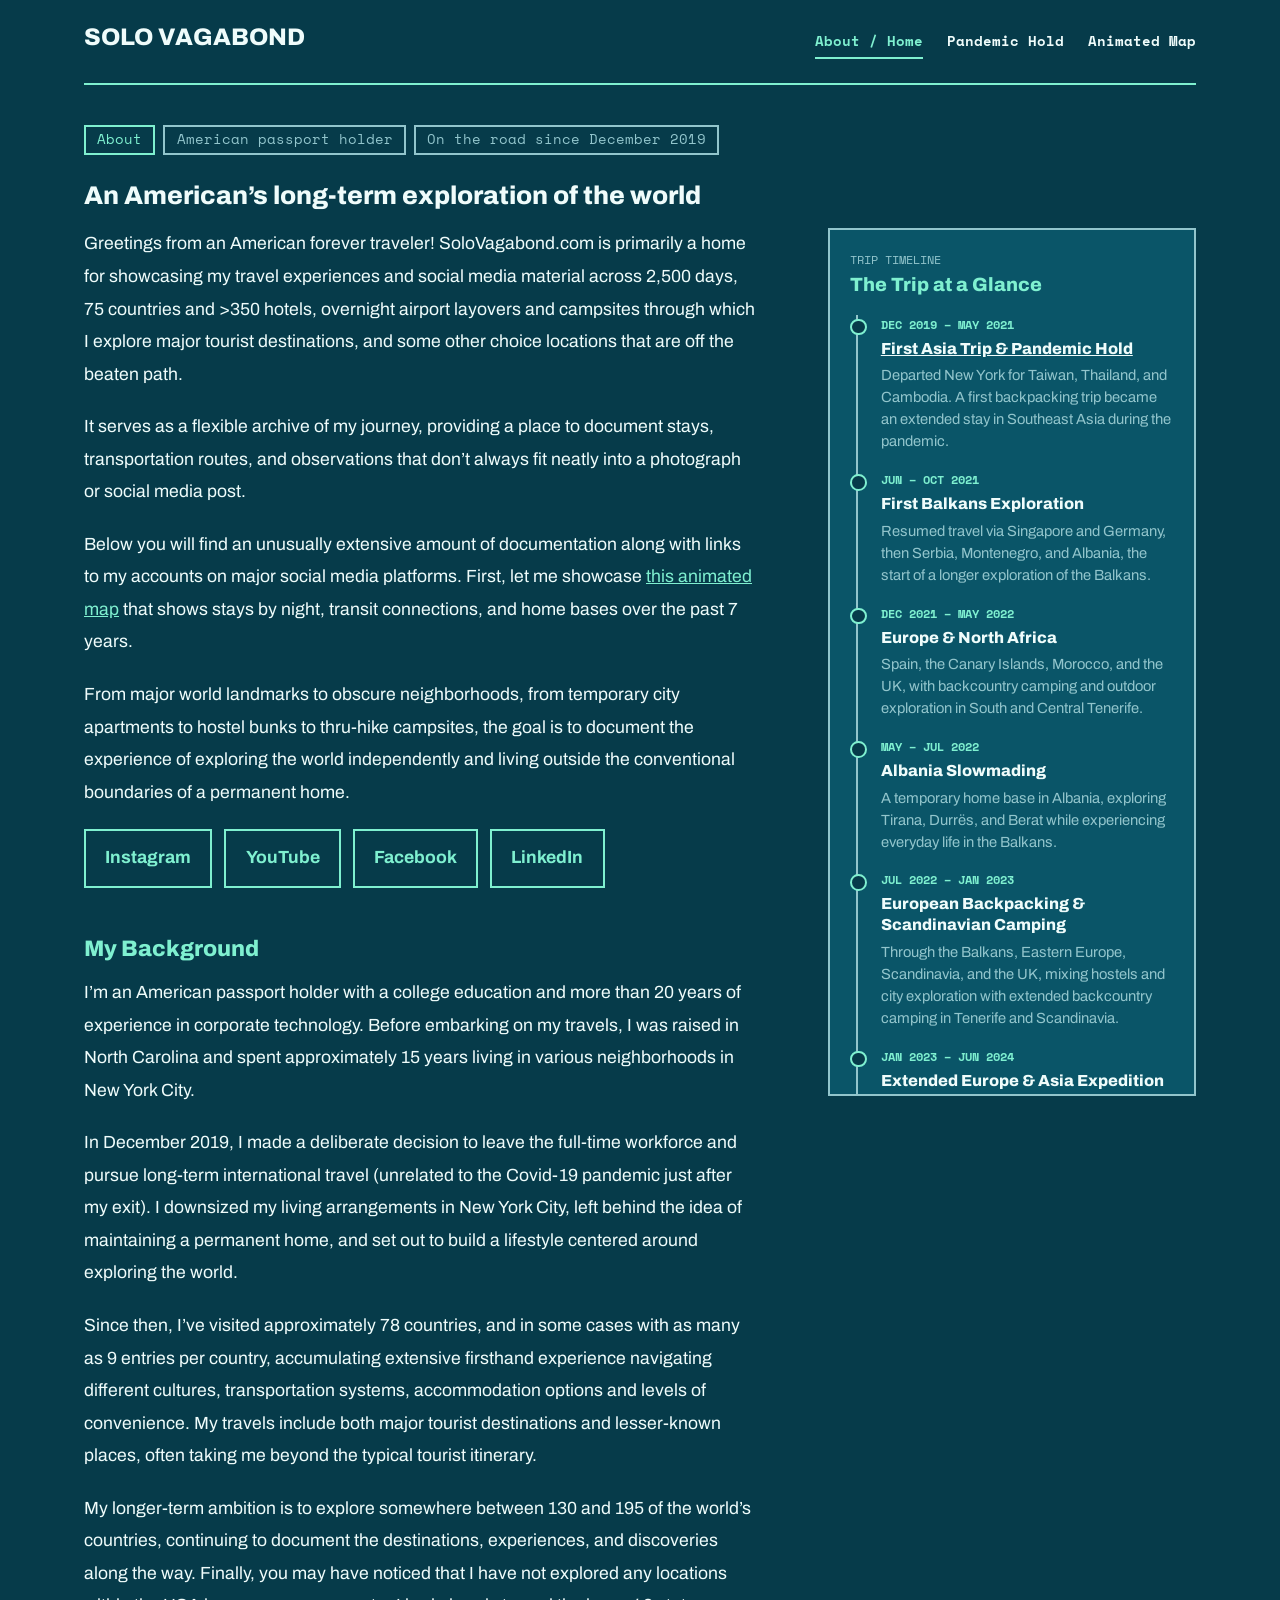
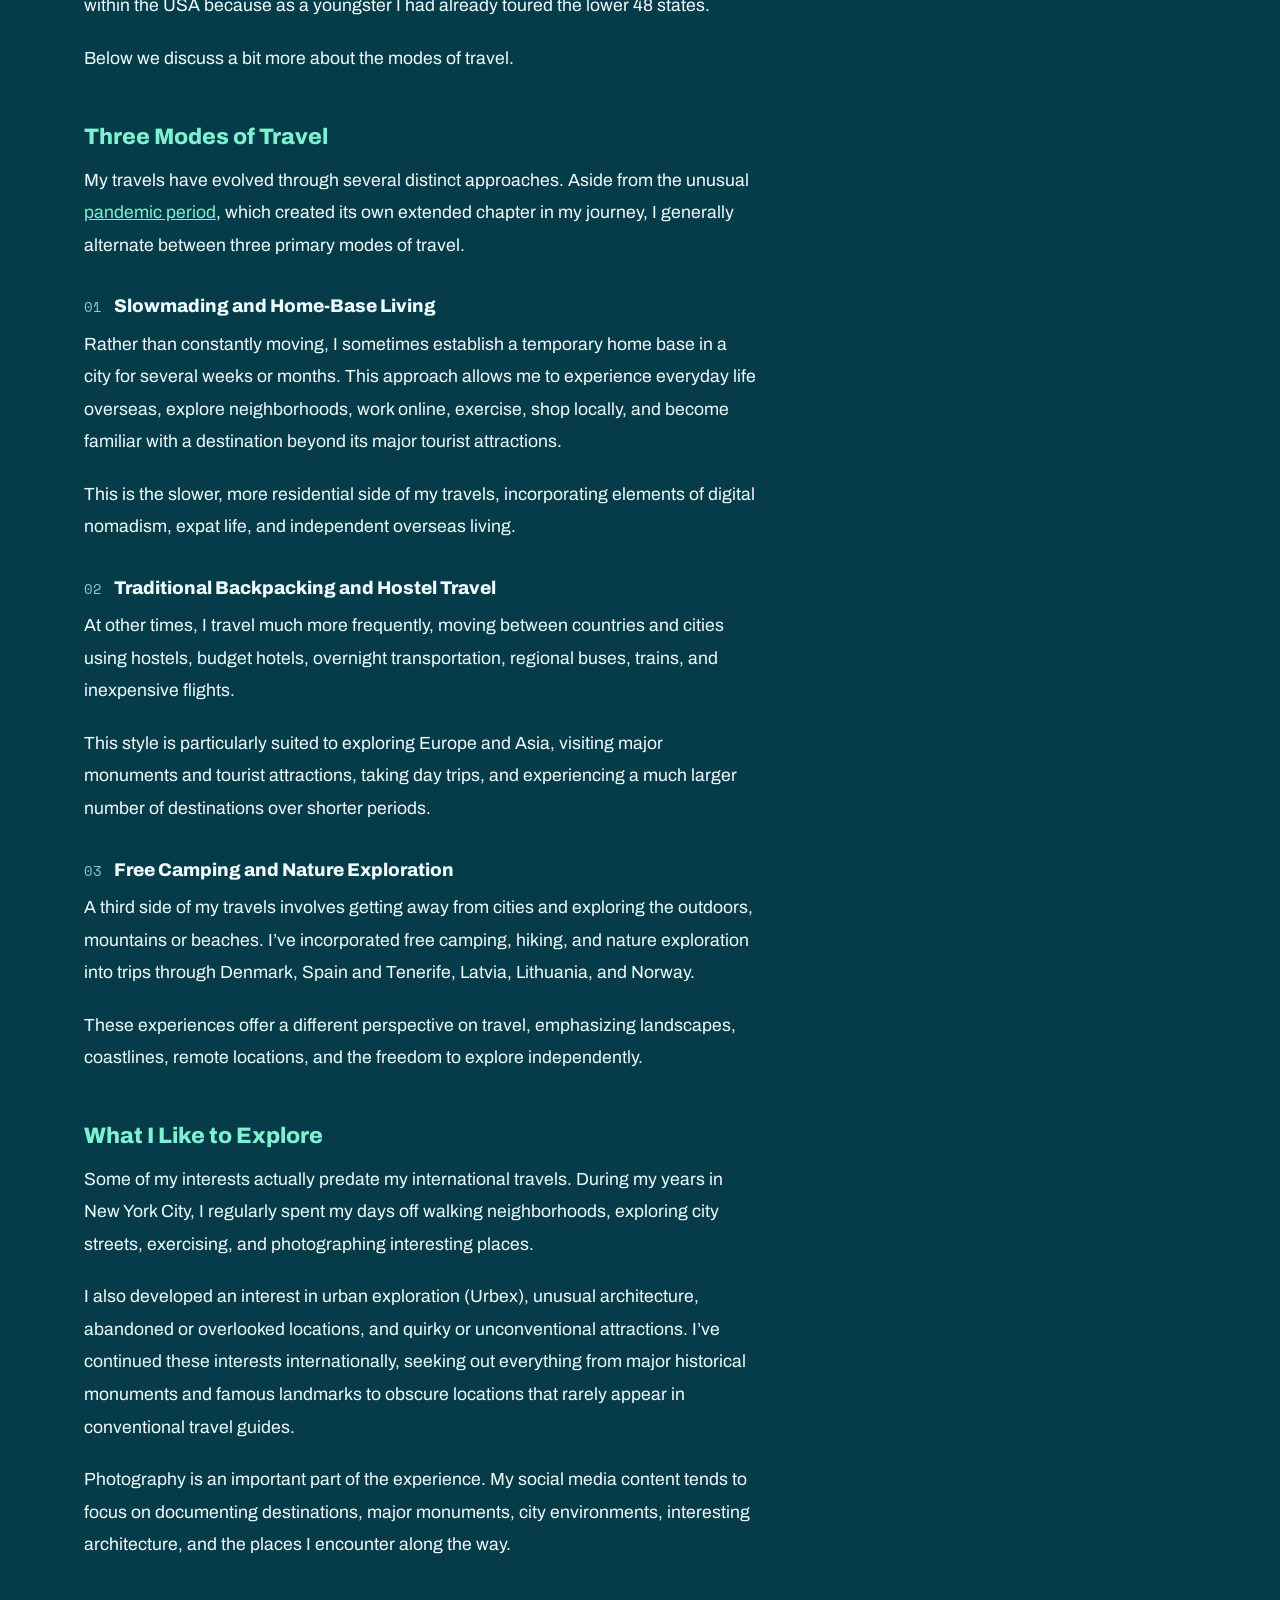
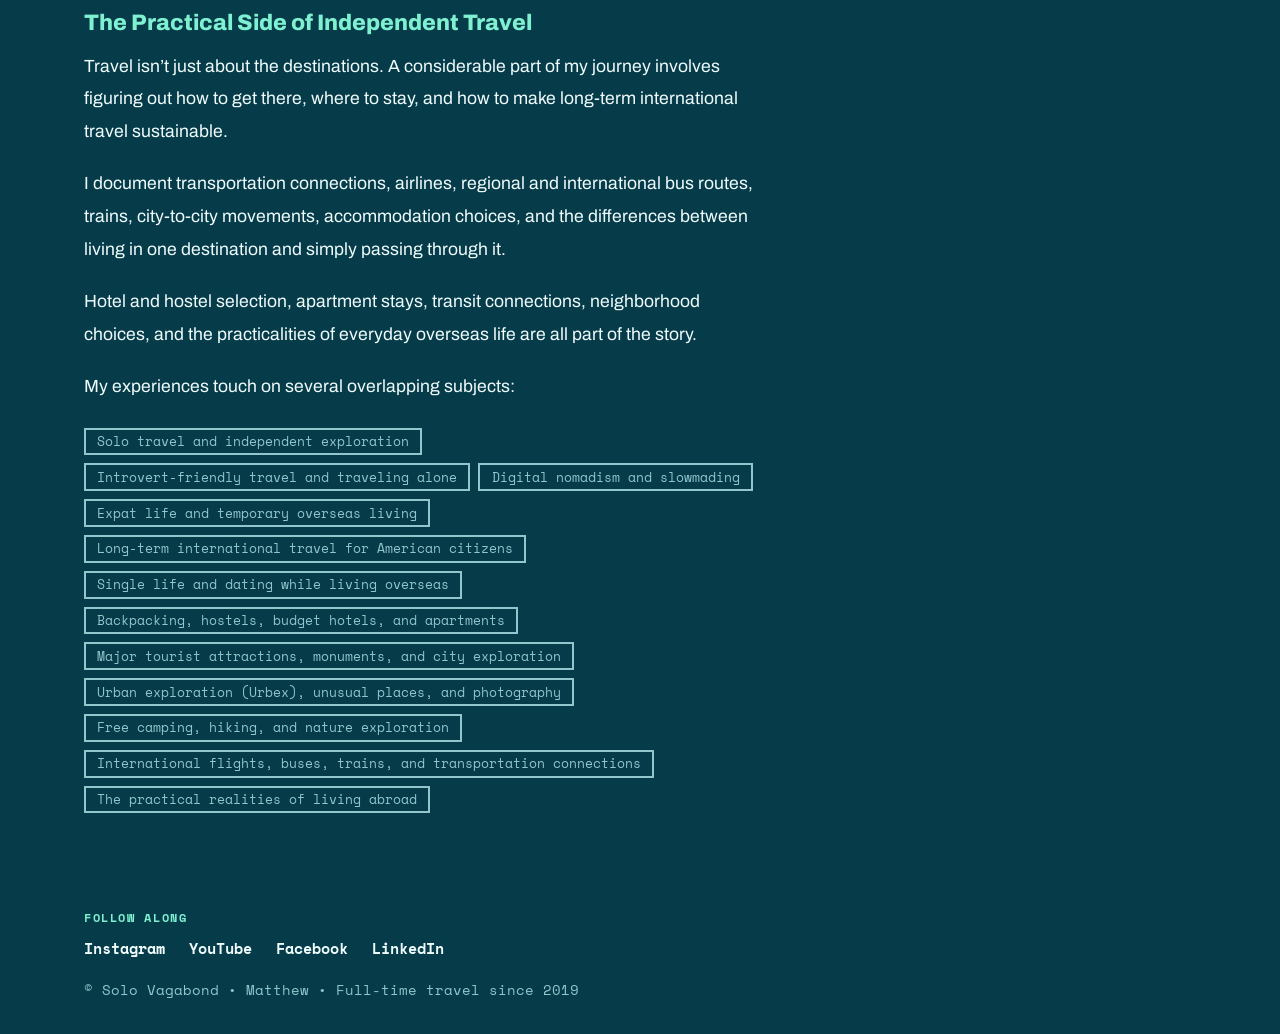
<file: index.html>
<!DOCTYPE html>
<html lang="en">
<head>
<meta charset="utf-8">
<!-- Google tag (gtag.js) -->
<script async src="https://www.googletagmanager.com/gtag/js?id=G-X4TVKK7ETW"></script>
<script>
  window.dataLayer = window.dataLayer || [];
  function gtag(){dataLayer.push(arguments);}
  gtag('js', new Date());

  gtag('config', 'G-X4TVKK7ETW');
</script>

<meta name="viewport" content="width=device-width, initial-scale=1">
<title>Solo Vagabond | An American’s Long-Term Exploration of the World</title>
<meta name="description" content="An American’s long-term exploration of the world: slowmading, backpacking and free camping across roughly 75 countries since December 2019.">
<link rel="preconnect" href="https://fonts.googleapis.com">
<link rel="preconnect" href="https://fonts.gstatic.com" crossorigin>
<link href="https://fonts.googleapis.com/css2?family=Space+Mono:wght@400;700&family=Archivo:wght@400;600;800&display=swap" rel="stylesheet">
<link rel="stylesheet" href="style.css">
<style>
.wrap.wide{max-width:72rem}
h1.sub{margin:1.5rem 0 1rem;max-width:none}
ul.links{list-style:none;display:flex;flex-wrap:wrap;gap:.75rem;padding:0;margin:1rem 0 0}
ul.links .btn{margin-top:0}
ul.links{margin-bottom:2rem}
.layout{grid-template-columns:minmax(0,1fr) 23rem}
.aside{max-height:calc(100vh - 2rem);overflow-y:auto}
.tl p.t{font:800 1rem/1.3 Archivo,Arial,sans-serif;color:var(--text);margin:.3rem 0 0}
.tl p.t a{color:var(--text)}
.tl p.t+p{margin-top:.3rem;color:var(--dim)}
@media(max-width:60rem){.layout{grid-template-columns:1fr}.aside{max-height:none;overflow:visible}}
.article h3{font:800 1.15rem/1.35 Archivo,Arial,sans-serif;color:var(--text);margin:2rem 0 .6rem}
ul.tags{list-style:none;padding:0;margin:1.5rem 0 2rem}
.article .tags .tag{font:400 .8rem "Space Mono",monospace}
</style>
</head>
<body><div class="wrap wide">
<header><a class="brand" href="index.html">SOLO VAGABOND</a><nav class="menu" aria-label="Main"><a href="index.html" aria-current="page">About / Home</a><a href="pandemic-hold.html">Pandemic Hold</a><a href="world-map.html">Animated Map</a></nav></header>
<main>
<div class="tags"><span class="tag hot">About</span><span class="tag">American passport holder</span><span class="tag">On the road since December 2019</span></div>
<h1 class="sub">An American’s long-term exploration of the world</h1>

<div class="layout">
<article class="article">
<p>Greetings from an American forever traveler! SoloVagabond.com is primarily a home for showcasing my travel experiences and social media material across 2,500 days, 75 countries and &gt;350 hotels, overnight airport layovers and campsites through which I explore major tourist destinations, and some other choice locations that are off the beaten path.</p>
<p>It serves as a flexible archive of my journey, providing a place to document stays, transportation routes, and observations that don’t always fit neatly into a photograph or social media post.</p>
<p>Below you will find an unusually extensive amount of documentation along with links to my accounts on major social media platforms. First, let me showcase <a href="world-map.html">this animated map</a> that shows stays by night, transit connections, and home bases over the past 7 years.</p>
<p>From major world landmarks to obscure neighborhoods, from temporary city apartments to hostel bunks to thru-hike campsites, the goal is to document the experience of exploring the world independently and living outside the conventional boundaries of a permanent home.</p>
<ul class="links">
<li><a class="btn" href="https://www.instagram.com/solovagabondtravel" target="_blank" rel="noopener noreferrer">Instagram</a></li>
<li><a class="btn" href="https://www.youtube.com/channel/UCawjqH9xOU6PmCKFAf3QFOA" target="_blank" rel="noopener noreferrer">YouTube</a></li>
<li><a class="btn" href="https://www.facebook.com/matthewcoxnyc" target="_blank" rel="noopener noreferrer">Facebook</a></li>
<li><a class="btn" href="https://www.linkedin.com/in/matty-traveler-4ab84b23a/" target="_blank" rel="noopener noreferrer">LinkedIn</a></li>
</ul>

<h2>My Background</h2>
<p>I’m an American passport holder with a college education and more than 20 years of experience in corporate technology. Before embarking on my travels, I was raised in North Carolina and spent approximately 15 years living in various neighborhoods in New York City.</p>
<p>In December 2019, I made a deliberate decision to leave the full-time workforce and pursue long-term international travel (unrelated to the Covid-19 pandemic just after my exit). I downsized my living arrangements in New York City, left behind the idea of maintaining a permanent home, and set out to build a lifestyle centered around exploring the world.</p>
<p>Since then, I’ve visited approximately 78 countries, and in some cases with as many as 9 entries per country, accumulating extensive firsthand experience navigating different cultures, transportation systems, accommodation options and levels of convenience. My travels include both major tourist destinations and lesser-known places, often taking me beyond the typical tourist itinerary.</p>
<p>My longer-term ambition is to explore somewhere between 130 and 195 of the world’s countries, continuing to document the destinations, experiences, and discoveries along the way. Finally, you may have noticed that I have not explored any locations within the USA because as a youngster I had already toured the lower 48 states.</p>
<p>Below we discuss a bit more about the modes of travel.</p>

<h2>Three Modes of Travel</h2>
<p>My travels have evolved through several distinct approaches. Aside from the unusual <a href="pandemic-hold.html">pandemic period</a>, which created its own extended chapter in my journey, I generally alternate between three primary modes of travel.</p>

<h3><span class="num">01</span>Slowmading and Home-Base Living</h3>
<p>Rather than constantly moving, I sometimes establish a temporary home base in a city for several weeks or months. This approach allows me to experience everyday life overseas, explore neighborhoods, work online, exercise, shop locally, and become familiar with a destination beyond its major tourist attractions.</p>
<p>This is the slower, more residential side of my travels, incorporating elements of digital nomadism, expat life, and independent overseas living.</p>

<h3><span class="num">02</span>Traditional Backpacking and Hostel Travel</h3>
<p>At other times, I travel much more frequently, moving between countries and cities using hostels, budget hotels, overnight transportation, regional buses, trains, and inexpensive flights.</p>
<p>This style is particularly suited to exploring Europe and Asia, visiting major monuments and tourist attractions, taking day trips, and experiencing a much larger number of destinations over shorter periods.</p>

<h3><span class="num">03</span>Free Camping and Nature Exploration</h3>
<p>A third side of my travels involves getting away from cities and exploring the outdoors, mountains or beaches. I’ve incorporated free camping, hiking, and nature exploration into trips through Denmark, Spain and Tenerife, Latvia, Lithuania, and Norway.</p>
<p>These experiences offer a different perspective on travel, emphasizing landscapes, coastlines, remote locations, and the freedom to explore independently.</p>

<h2>What I Like to Explore</h2>
<p>Some of my interests actually predate my international travels. During my years in New York City, I regularly spent my days off walking neighborhoods, exploring city streets, exercising, and photographing interesting places.</p>
<p>I also developed an interest in urban exploration (Urbex), unusual architecture, abandoned or overlooked locations, and quirky or unconventional attractions. I’ve continued these interests internationally, seeking out everything from major historical monuments and famous landmarks to obscure locations that rarely appear in conventional travel guides.</p>
<p>Photography is an important part of the experience. My social media content tends to focus on documenting destinations, major monuments, city environments, interesting architecture, and the places I encounter along the way.</p>

<h2>The Practical Side of Independent Travel</h2>
<p>Travel isn’t just about the destinations. A considerable part of my journey involves figuring out how to get there, where to stay, and how to make long-term international travel sustainable.</p>
<p>I document transportation connections, airlines, regional and international bus routes, trains, city-to-city movements, accommodation choices, and the differences between living in one destination and simply passing through it.</p>
<p>Hotel and hostel selection, apartment stays, transit connections, neighborhood choices, and the practicalities of everyday overseas life are all part of the story.</p>
<p>My experiences touch on several overlapping subjects:</p>
<ul class="tags">
<li class="tag">Solo travel and independent exploration</li>
<li class="tag">Introvert-friendly travel and traveling alone</li>
<li class="tag">Digital nomadism and slowmading</li>
<li class="tag">Expat life and temporary overseas living</li>
<li class="tag">Long-term international travel for American citizens</li>
<li class="tag">Single life and dating while living overseas</li>
<li class="tag">Backpacking, hostels, budget hotels, and apartments</li>
<li class="tag">Major tourist attractions, monuments, and city exploration</li>
<li class="tag">Urban exploration (Urbex), unusual places, and photography</li>
<li class="tag">Free camping, hiking, and nature exploration</li>
<li class="tag">International flights, buses, trains, and transportation connections</li>
<li class="tag">The practical realities of living abroad</li>
</ul>
</article>

<aside class="aside" tabindex="0" aria-label="The trip at a glance">
<p class="k">Trip timeline</p>
<h2>The Trip at a Glance</h2>
<ul class="tl">
<li><b>Dec 2019 – May 2021</b><p class="t"><a href="pandemic-hold.html">First Asia Trip &amp; Pandemic Hold</a></p><p>Departed New York for Taiwan, Thailand, and Cambodia. A first backpacking trip became an extended stay in Southeast Asia during the pandemic.</p></li>
<li><b>Jun – Oct 2021</b><p class="t">First Balkans Exploration</p><p>Resumed travel via Singapore and Germany, then Serbia, Montenegro, and Albania, the start of a longer exploration of the Balkans.</p></li>
<li><b>Dec 2021 – May 2022</b><p class="t">Europe &amp; North Africa</p><p>Spain, the Canary Islands, Morocco, and the UK, with backcountry camping and outdoor exploration in South and Central Tenerife.</p></li>
<li><b>May – Jul 2022</b><p class="t">Albania Slowmading</p><p>A temporary home base in Albania, exploring Tirana, Durrës, and Berat while experiencing everyday life in the Balkans.</p></li>
<li><b>Jul 2022 – Jan 2023</b><p class="t">European Backpacking &amp; Scandinavian Camping</p><p>Through the Balkans, Eastern Europe, Scandinavia, and the UK, mixing hostels and city exploration with extended backcountry camping in Tenerife and Scandinavia.</p></li>
<li><b>Jan 2023 – Jun 2024</b><p class="t">Extended Europe &amp; Asia Expedition</p><p>A major multi-region journey across Europe, the Middle East, South Asia, Southeast Asia, East Asia, and Australia: extensive backpacking, major cities, islands, and international transit connections.</p></li>
<li><b>Jul – Nov 2024</b><p class="t">Central Europe, Baltics &amp; Balkans</p><p>Central and Eastern Europe, Lithuania, Latvia, and Portugal, with wild camping inland and along the coast, then longer stays in Albania, Montenegro, and Bosnia.</p></li>
<li><b>Dec 2024 – Mar 2025</b><p class="t">Turkey, Middle East &amp; Caucasus</p><p>Turkey, Egypt, the UAE, Armenia, and Georgia: major cities, historical sites, and regional exploration.</p></li>
<li><b>May – Nov 2025</b><p class="t">European Circuits &amp; Balkan Living</p><p>Western and Southern Europe, including the UK, Wales, Belgium, the Netherlands, Germany, Slovenia, Croatia, France, and Italy, plus another Tenerife camping stint and extended stays in the Balkans.</p></li>
<li><b>Dec 2025 – Jul 2026</b><p class="t">Southeast Asia Return Tour</p><p>Back to Asia via Turkey and Kazakhstan: Thailand, Laos, Singapore, Malaysia, Brunei, and Vietnam, mixing familiar places with new countries.</p></li>
<li><b>Jul 2026 – Present</b><p class="t">Return to Europe</p><p>Back via Germany, then Lithuania, Latvia, Estonia, Finland, Italy, San Marino, Albania, Kosovo, and Montenegro: city exploration, home-base living, and regional backpacking.</p></li>
</ul>
</aside>
</div>
</main>
<footer>
<p class="follow">Follow along</p>
<ul class="social">
<li><a href="https://www.instagram.com/solovagabondtravel" target="_blank" rel="noopener noreferrer">Instagram</a></li>
<li><a href="https://www.youtube.com/channel/UCawjqH9xOU6PmCKFAf3QFOA" target="_blank" rel="noopener noreferrer">YouTube</a></li>
<li><a href="https://www.facebook.com/matthewcoxnyc" target="_blank" rel="noopener noreferrer">Facebook</a></li>
<li><a href="https://www.linkedin.com/in/matty-traveler-4ab84b23a/" target="_blank" rel="noopener noreferrer">LinkedIn</a></li>
</ul>
© Solo Vagabond • Matthew • Full-time travel since 2019
</footer>
</div></body></html>
</file>
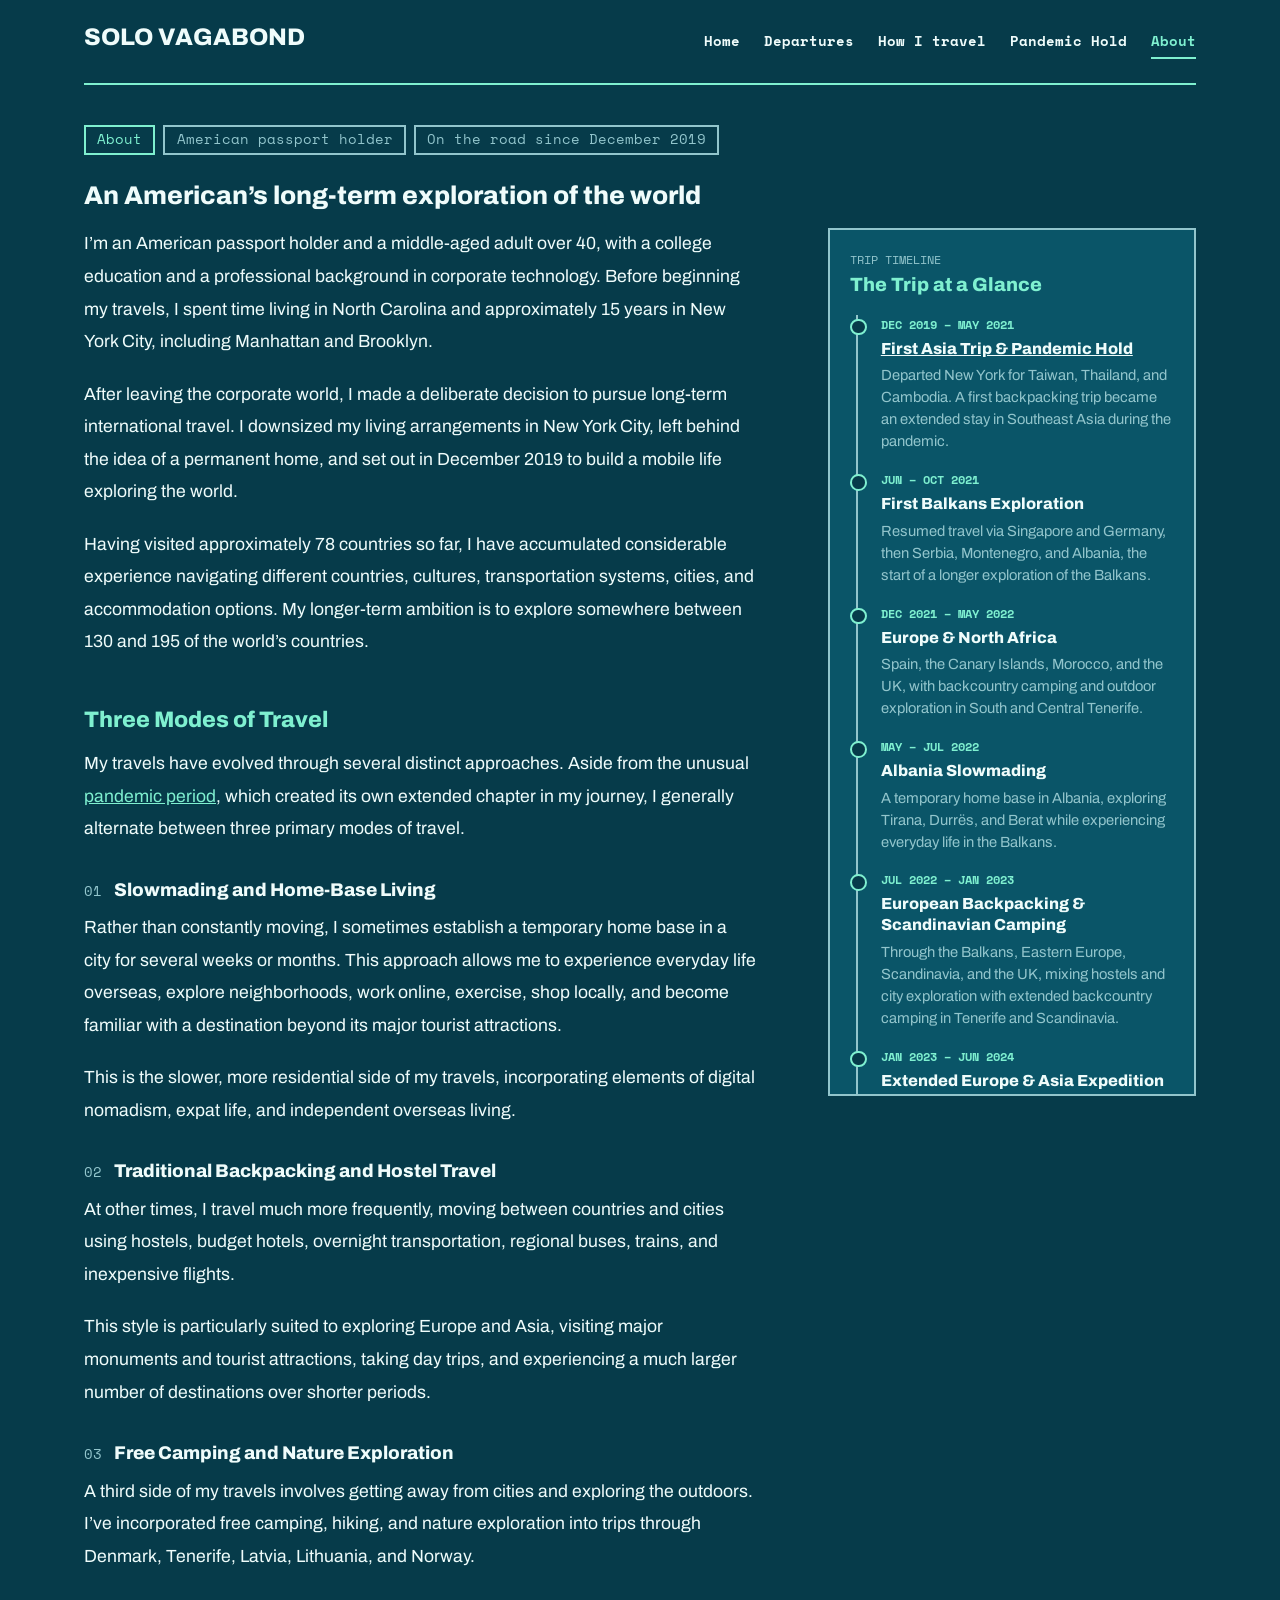
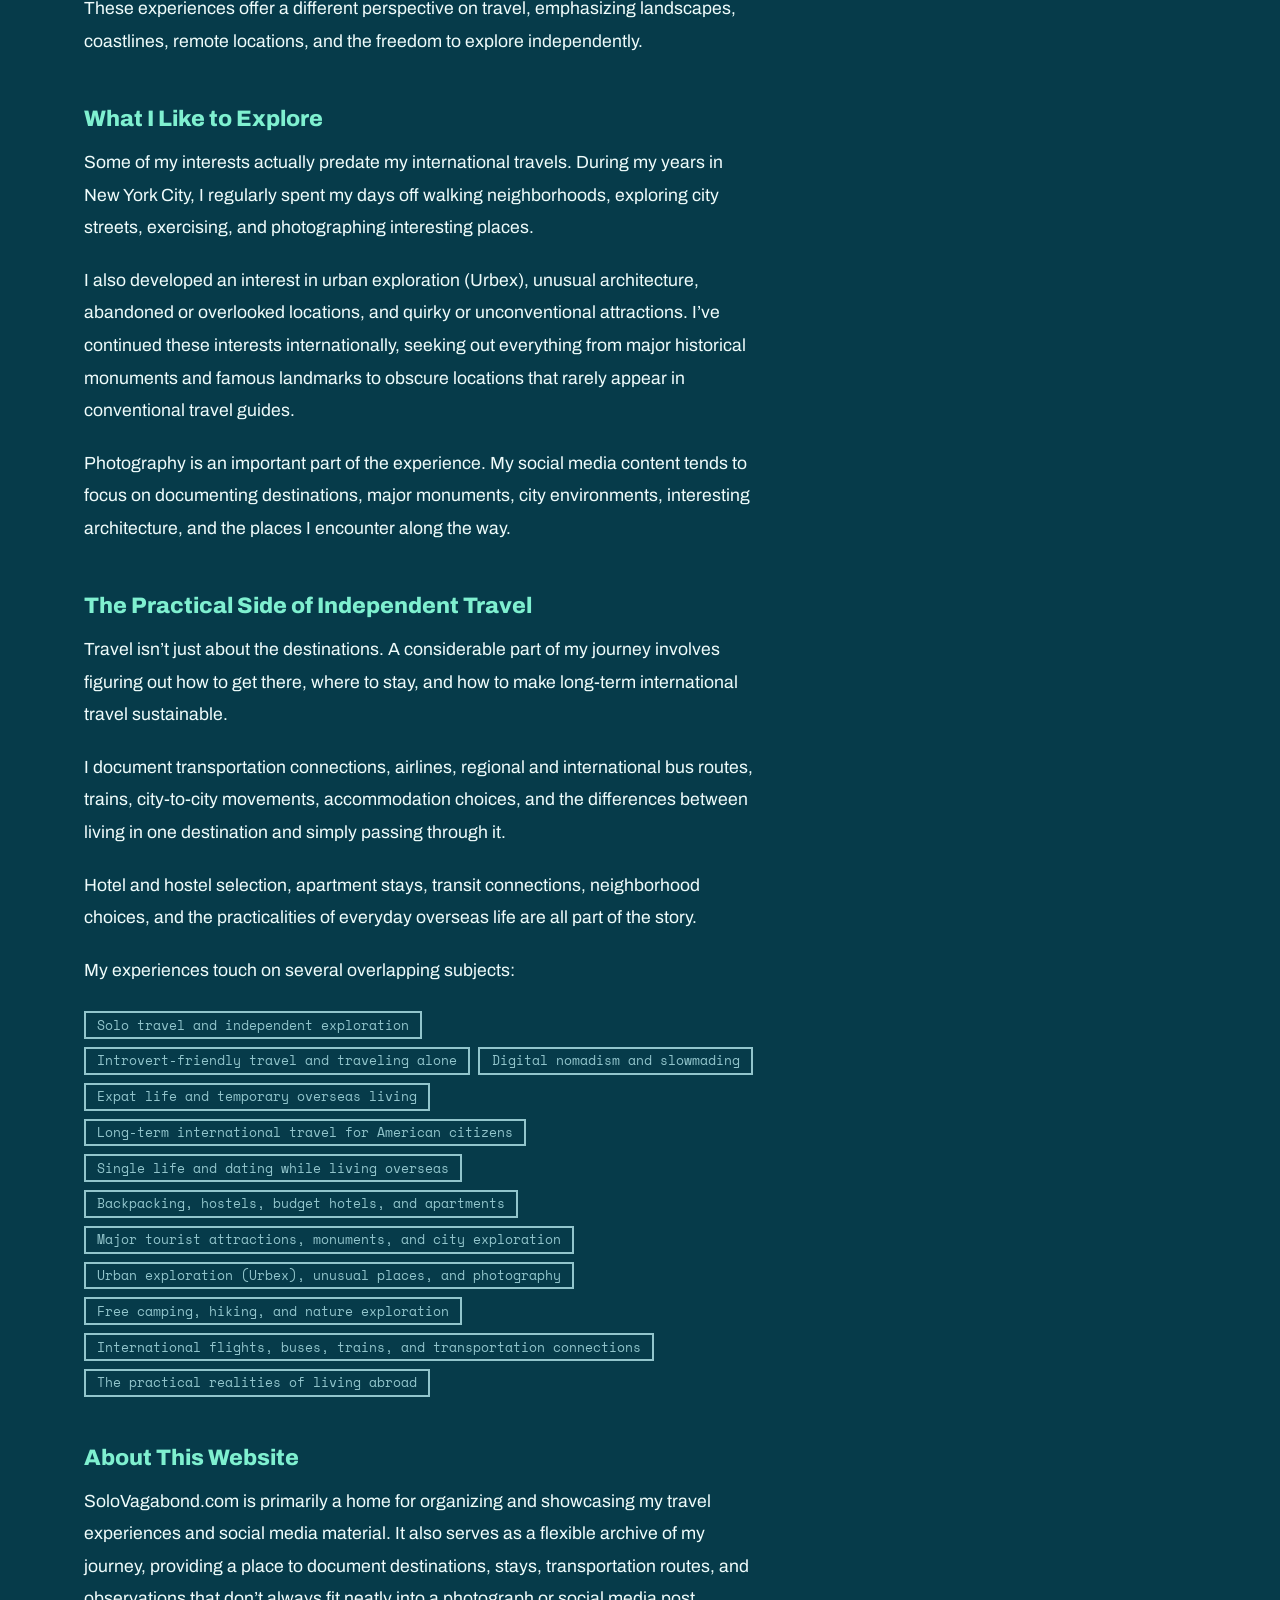
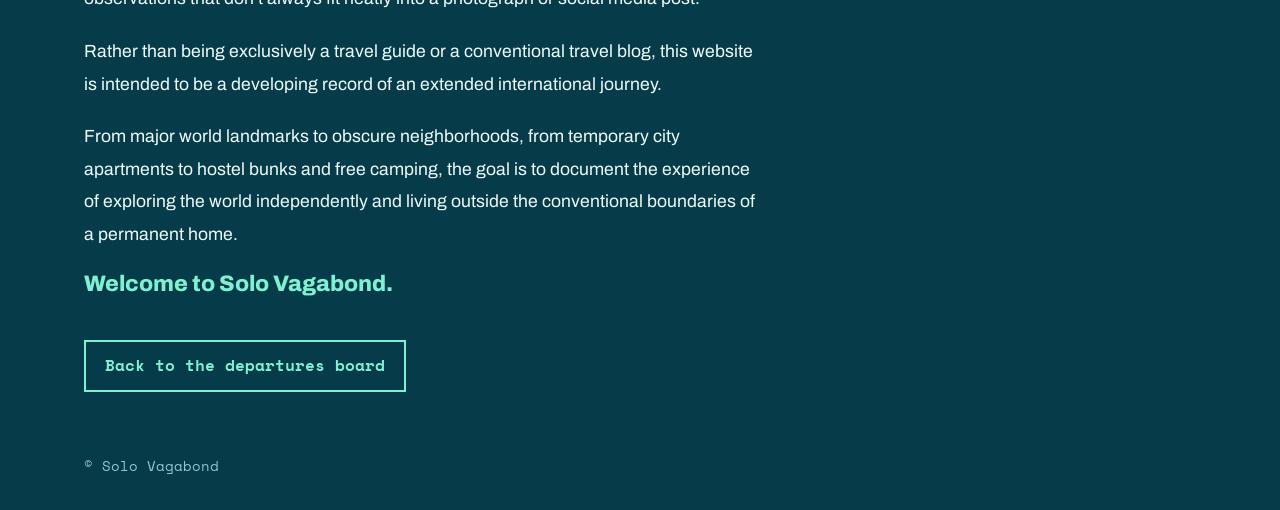
<file: about.html>
<!DOCTYPE html>
<html lang="en">
<head>
<meta charset="utf-8">
<meta name="viewport" content="width=device-width, initial-scale=1">
<title>About | Solo Vagabond</title>
<meta name="description" content="An American’s long-term exploration of the world: slowmading, backpacking and free camping across roughly 78 countries since December 2019.">
<link rel="preconnect" href="https://fonts.googleapis.com">
<link rel="preconnect" href="https://fonts.gstatic.com" crossorigin>
<link href="https://fonts.googleapis.com/css2?family=Space+Mono:wght@400;700&family=Archivo:wght@400;600;800&display=swap" rel="stylesheet">
<link rel="stylesheet" href="style.css">
<style>
.wrap.wide{max-width:72rem}
h1.sub{margin:1.5rem 0 1rem;max-width:none}
.layout{grid-template-columns:minmax(0,1fr) 23rem}
.aside{max-height:calc(100vh - 2rem);overflow-y:auto}
.tl p.t{font:800 1rem/1.3 Archivo,Arial,sans-serif;color:var(--text);margin:.3rem 0 0}
.tl p.t a{color:var(--text)}
.tl p.t+p{margin-top:.3rem;color:var(--dim)}
@media(max-width:60rem){.layout{grid-template-columns:1fr}.aside{max-height:none;overflow:visible}}
.article h3{font:800 1.15rem/1.35 Archivo,Arial,sans-serif;color:var(--text);margin:2rem 0 .6rem}
ul.tags{list-style:none;padding:0;margin:1.5rem 0 2rem}
.article .tags .tag{font:400 .8rem "Space Mono",monospace}
.signoff{font:800 1.4rem Archivo,Arial,sans-serif;color:var(--amber);margin-top:2.5rem}
</style>
</head>
<body><div class="wrap wide">
<header><a class="brand" href="index.html">SOLO VAGABOND</a><nav class="menu" aria-label="Main"><a href="index.html">Home</a><a href="index.html#departures">Departures</a><a href="index.html#how">How I travel</a><a href="pandemic-hold.html">Pandemic Hold</a><a href="about.html" aria-current="page">About</a></nav></header>
<main>
<div class="tags"><span class="tag hot">About</span><span class="tag">American passport holder</span><span class="tag">On the road since December 2019</span></div>
<h1 class="sub">An American’s long-term exploration of the world</h1>

<div class="layout">
<article class="article">
<p>I’m an American passport holder and a middle-aged adult over 40, with a college education and a professional background in corporate technology. Before beginning my travels, I spent time living in North Carolina and approximately 15 years in New York City, including Manhattan and Brooklyn.</p>
<p>After leaving the corporate world, I made a deliberate decision to pursue long-term international travel. I downsized my living arrangements in New York City, left behind the idea of a permanent home, and set out in December 2019 to build a mobile life exploring the world.</p>
<p>Having visited approximately 78 countries so far, I have accumulated considerable experience navigating different countries, cultures, transportation systems, cities, and accommodation options. My longer-term ambition is to explore somewhere between 130 and 195 of the world’s countries.</p>

<h2>Three Modes of Travel</h2>
<p>My travels have evolved through several distinct approaches. Aside from the unusual <a href="pandemic-hold.html">pandemic period</a>, which created its own extended chapter in my journey, I generally alternate between three primary modes of travel.</p>

<h3><span class="num">01</span>Slowmading and Home-Base Living</h3>
<p>Rather than constantly moving, I sometimes establish a temporary home base in a city for several weeks or months. This approach allows me to experience everyday life overseas, explore neighborhoods, work online, exercise, shop locally, and become familiar with a destination beyond its major tourist attractions.</p>
<p>This is the slower, more residential side of my travels, incorporating elements of digital nomadism, expat life, and independent overseas living.</p>

<h3><span class="num">02</span>Traditional Backpacking and Hostel Travel</h3>
<p>At other times, I travel much more frequently, moving between countries and cities using hostels, budget hotels, overnight transportation, regional buses, trains, and inexpensive flights.</p>
<p>This style is particularly suited to exploring Europe and Asia, visiting major monuments and tourist attractions, taking day trips, and experiencing a much larger number of destinations over shorter periods.</p>

<h3><span class="num">03</span>Free Camping and Nature Exploration</h3>
<p>A third side of my travels involves getting away from cities and exploring the outdoors. I’ve incorporated free camping, hiking, and nature exploration into trips through Denmark, Tenerife, Latvia, Lithuania, and Norway.</p>
<p>These experiences offer a different perspective on travel, emphasizing landscapes, coastlines, remote locations, and the freedom to explore independently.</p>

<h2>What I Like to Explore</h2>
<p>Some of my interests actually predate my international travels. During my years in New York City, I regularly spent my days off walking neighborhoods, exploring city streets, exercising, and photographing interesting places.</p>
<p>I also developed an interest in urban exploration (Urbex), unusual architecture, abandoned or overlooked locations, and quirky or unconventional attractions. I’ve continued these interests internationally, seeking out everything from major historical monuments and famous landmarks to obscure locations that rarely appear in conventional travel guides.</p>
<p>Photography is an important part of the experience. My social media content tends to focus on documenting destinations, major monuments, city environments, interesting architecture, and the places I encounter along the way.</p>

<h2>The Practical Side of Independent Travel</h2>
<p>Travel isn’t just about the destinations. A considerable part of my journey involves figuring out how to get there, where to stay, and how to make long-term international travel sustainable.</p>
<p>I document transportation connections, airlines, regional and international bus routes, trains, city-to-city movements, accommodation choices, and the differences between living in one destination and simply passing through it.</p>
<p>Hotel and hostel selection, apartment stays, transit connections, neighborhood choices, and the practicalities of everyday overseas life are all part of the story.</p>
<p>My experiences touch on several overlapping subjects:</p>
<ul class="tags">
<li class="tag">Solo travel and independent exploration</li>
<li class="tag">Introvert-friendly travel and traveling alone</li>
<li class="tag">Digital nomadism and slowmading</li>
<li class="tag">Expat life and temporary overseas living</li>
<li class="tag">Long-term international travel for American citizens</li>
<li class="tag">Single life and dating while living overseas</li>
<li class="tag">Backpacking, hostels, budget hotels, and apartments</li>
<li class="tag">Major tourist attractions, monuments, and city exploration</li>
<li class="tag">Urban exploration (Urbex), unusual places, and photography</li>
<li class="tag">Free camping, hiking, and nature exploration</li>
<li class="tag">International flights, buses, trains, and transportation connections</li>
<li class="tag">The practical realities of living abroad</li>
</ul>

<h2>About This Website</h2>
<p>SoloVagabond.com is primarily a home for organizing and showcasing my travel experiences and social media material. It also serves as a flexible archive of my journey, providing a place to document destinations, stays, transportation routes, and observations that don’t always fit neatly into a photograph or social media post.</p>
<p>Rather than being exclusively a travel guide or a conventional travel blog, this website is intended to be a developing record of an extended international journey.</p>
<p>From major world landmarks to obscure neighborhoods, from temporary city apartments to hostel bunks and free camping, the goal is to document the experience of exploring the world independently and living outside the conventional boundaries of a permanent home.</p>
<p class="signoff">Welcome to Solo Vagabond.</p>
</article>

<aside class="aside" tabindex="0" aria-label="The trip at a glance">
<p class="k">Trip timeline</p>
<h2>The Trip at a Glance</h2>
<ul class="tl">
<li><b>Dec 2019 – May 2021</b><p class="t"><a href="pandemic-hold.html">First Asia Trip &amp; Pandemic Hold</a></p><p>Departed New York for Taiwan, Thailand, and Cambodia. A first backpacking trip became an extended stay in Southeast Asia during the pandemic.</p></li>
<li><b>Jun – Oct 2021</b><p class="t">First Balkans Exploration</p><p>Resumed travel via Singapore and Germany, then Serbia, Montenegro, and Albania, the start of a longer exploration of the Balkans.</p></li>
<li><b>Dec 2021 – May 2022</b><p class="t">Europe &amp; North Africa</p><p>Spain, the Canary Islands, Morocco, and the UK, with backcountry camping and outdoor exploration in South and Central Tenerife.</p></li>
<li><b>May – Jul 2022</b><p class="t">Albania Slowmading</p><p>A temporary home base in Albania, exploring Tirana, Durrës, and Berat while experiencing everyday life in the Balkans.</p></li>
<li><b>Jul 2022 – Jan 2023</b><p class="t">European Backpacking &amp; Scandinavian Camping</p><p>Through the Balkans, Eastern Europe, Scandinavia, and the UK, mixing hostels and city exploration with extended backcountry camping in Tenerife and Scandinavia.</p></li>
<li><b>Jan 2023 – Jun 2024</b><p class="t">Extended Europe &amp; Asia Expedition</p><p>A major multi-region journey across Europe, the Middle East, South Asia, Southeast Asia, East Asia, and Australia: extensive backpacking, major cities, islands, and international transit connections.</p></li>
<li><b>Jul – Nov 2024</b><p class="t">Central Europe, Baltics &amp; Balkans</p><p>Central and Eastern Europe, Lithuania, Latvia, and Portugal, with wild camping inland and along the coast, then longer stays in Albania, Montenegro, and Bosnia.</p></li>
<li><b>Dec 2024 – Mar 2025</b><p class="t">Turkey, Middle East &amp; Caucasus</p><p>Turkey, Egypt, the UAE, Armenia, and Georgia: major cities, historical sites, and regional exploration.</p></li>
<li><b>May – Nov 2025</b><p class="t">European Circuits &amp; Balkan Living</p><p>Western and Southern Europe, including the UK, Wales, Belgium, the Netherlands, Germany, Slovenia, Croatia, France, and Italy, plus another Tenerife camping stint and extended stays in the Balkans.</p></li>
<li><b>Dec 2025 – Jul 2026</b><p class="t">Southeast Asia Return Tour</p><p>Back to Asia via Turkey and Kazakhstan: Thailand, Laos, Singapore, Malaysia, Brunei, and Vietnam, mixing familiar places with new countries.</p></li>
<li><b>Jul 2026 – Present</b><p class="t">Return to Europe</p><p>Back via Germany, then Lithuania, Latvia, Estonia, Finland, Italy, San Marino, Albania, Kosovo, and Montenegro: city exploration, home-base living, and regional backpacking.</p></li>
</ul>
</aside>
</div>
<a class="btn" href="index.html">Back to the departures board</a>
</main>
<footer>© Solo Vagabond</footer>
</div></body></html>
</file>
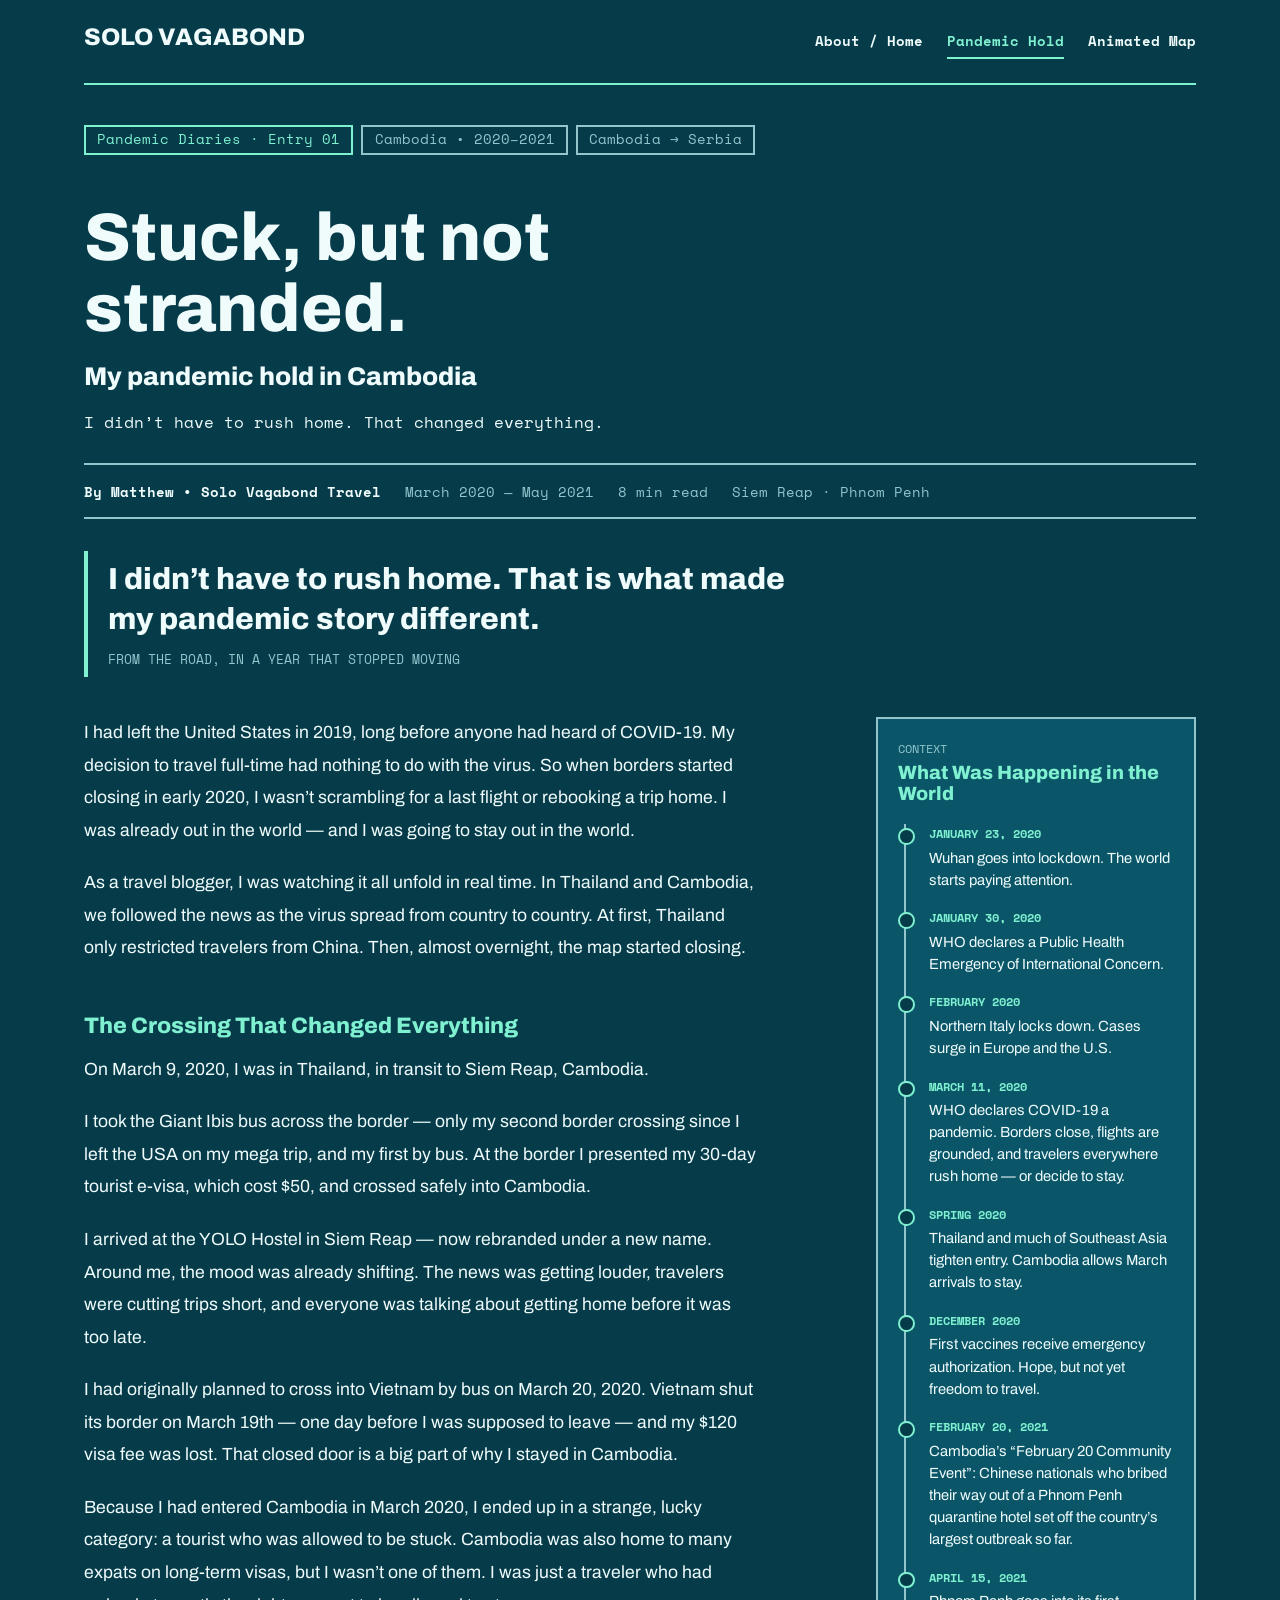
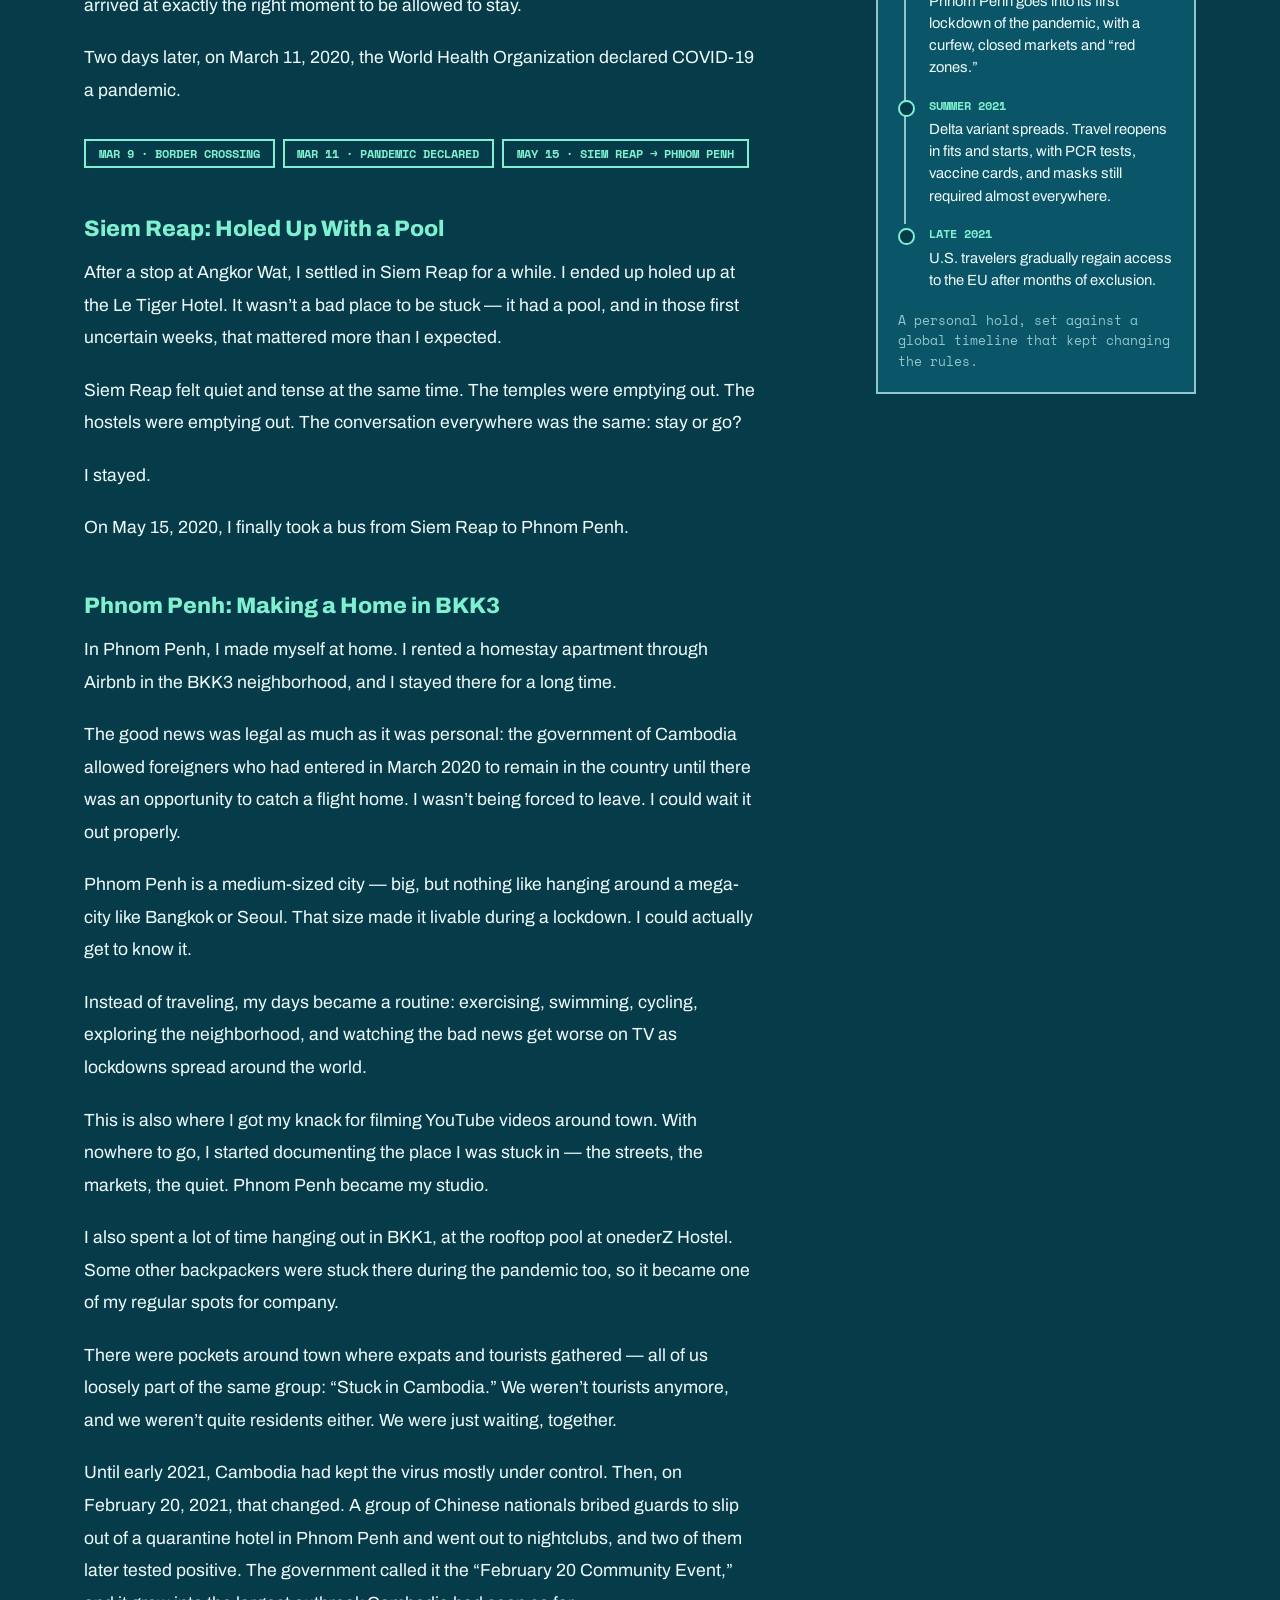
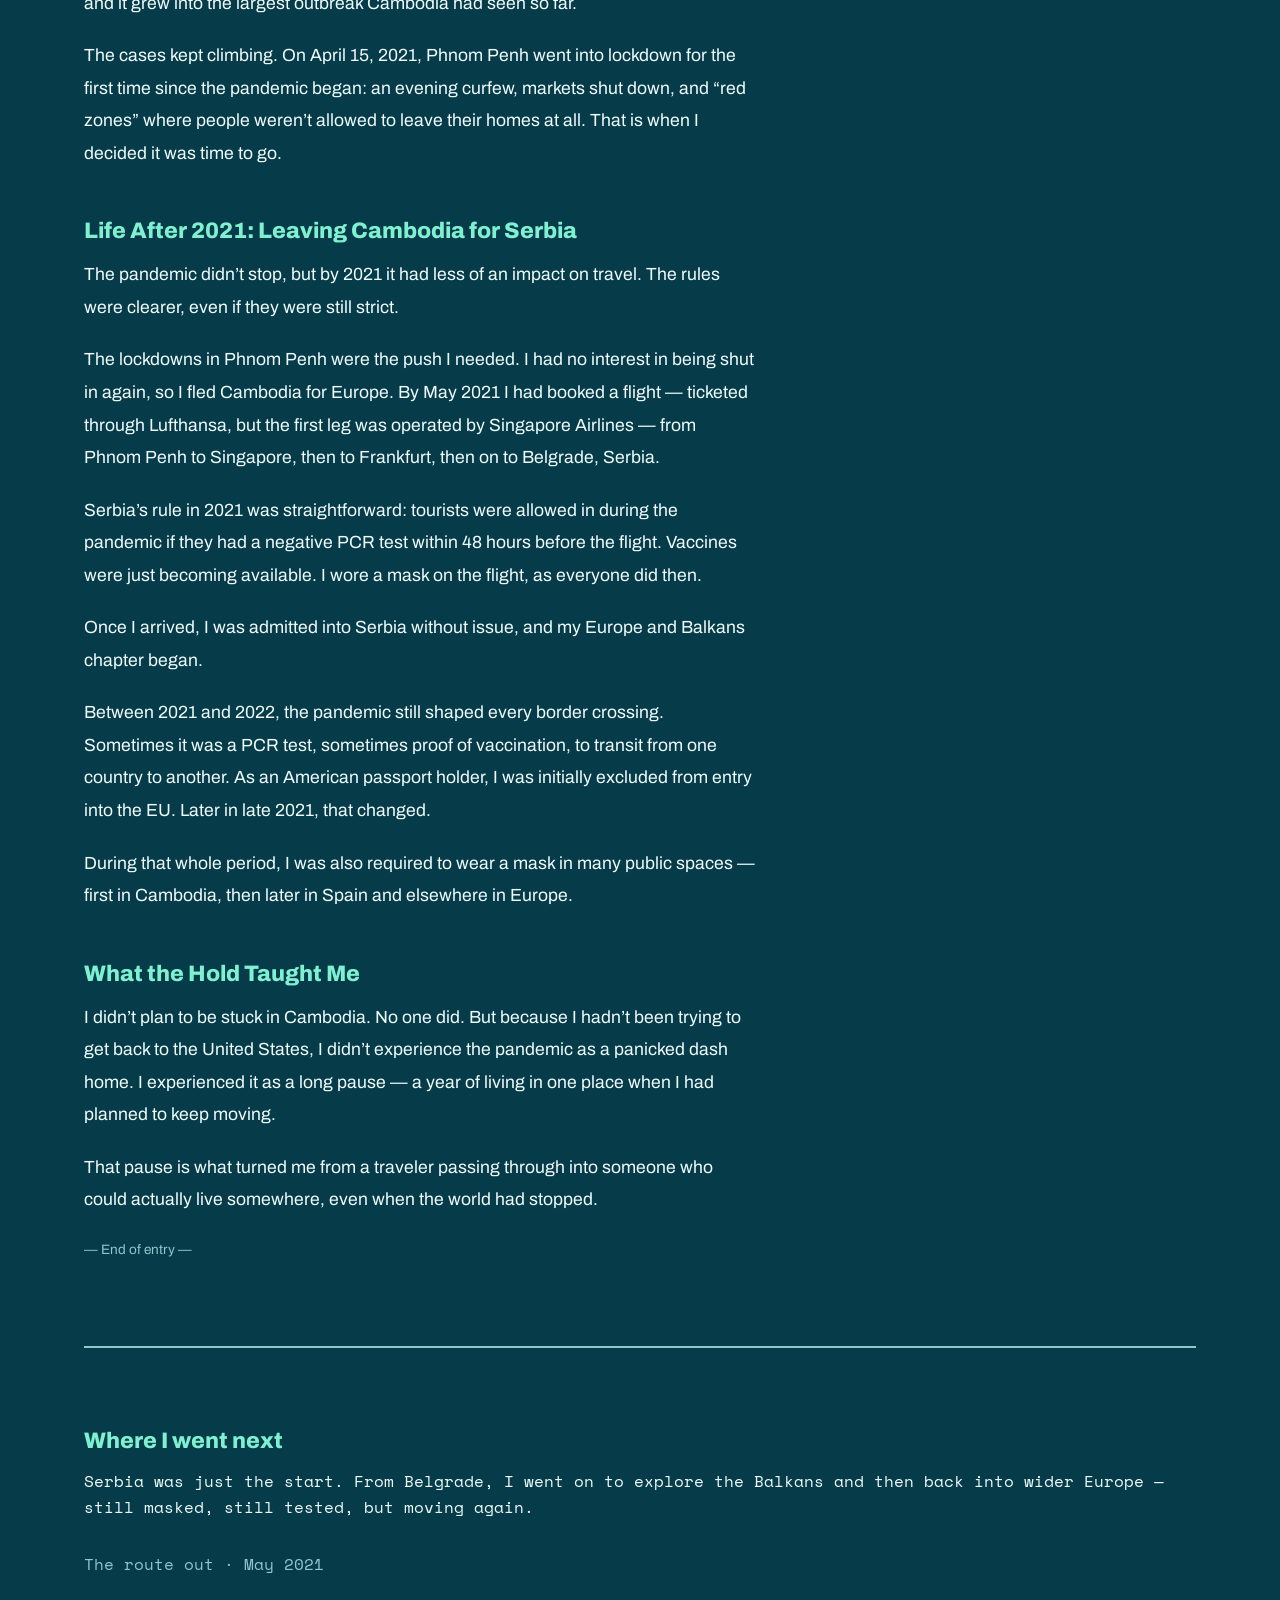
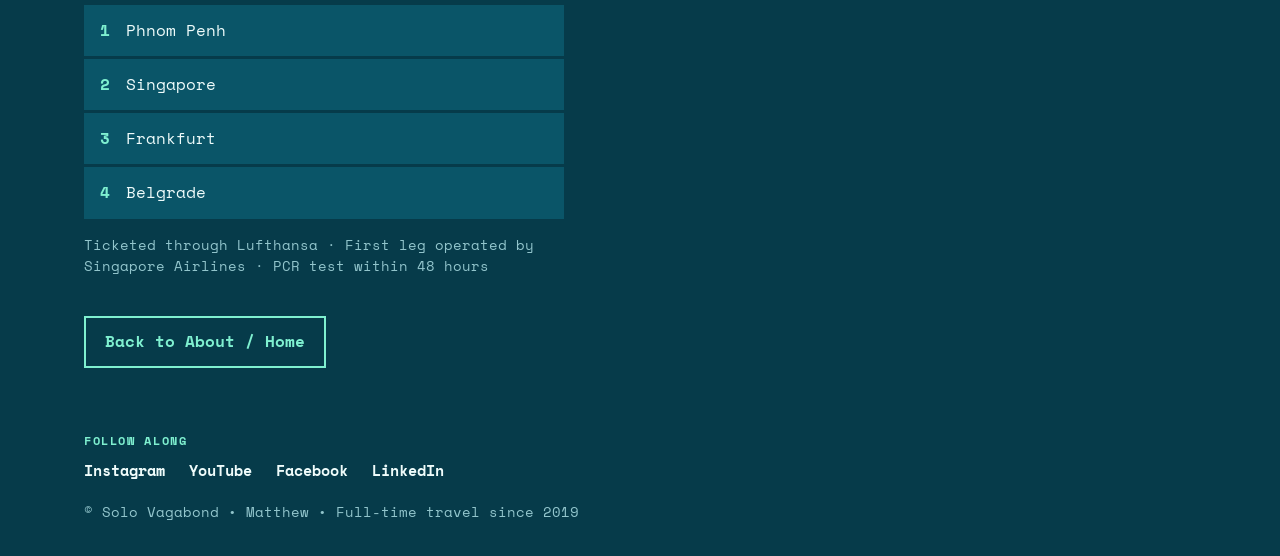
<file: pandemic-hold.html>
<!DOCTYPE html>
<html lang="en">
<head>
<meta charset="utf-8">
<!-- Google tag (gtag.js) -->
<script async src="https://www.googletagmanager.com/gtag/js?id=G-X4TVKK7ETW"></script>
<script>
  window.dataLayer = window.dataLayer || [];
  function gtag(){dataLayer.push(arguments);}
  gtag('js', new Date());

  gtag('config', 'G-X4TVKK7ETW');
</script>

<meta name="viewport" content="width=device-width, initial-scale=1">
<title>Stuck, But Not Stranded: my pandemic hold in Cambodia | Solo Vagabond</title>
<meta name="description" content="I didn’t have to rush home. How a tourist visa, a closed Vietnam border and a year in Phnom Penh turned into my pandemic hold in Cambodia, until the 2021 lockdown sent me to Europe.">
<link rel="preconnect" href="https://fonts.googleapis.com">
<link rel="preconnect" href="https://fonts.gstatic.com" crossorigin>
<link href="https://fonts.googleapis.com/css2?family=Space+Mono:wght@400;700&family=Archivo:wght@400;600;800&display=swap" rel="stylesheet">
<link rel="stylesheet" href="style.css">
<style>.wrap.wide{max-width:72rem}</style>
</head>
<body><div class="wrap wide">
<header><a class="brand" href="index.html">SOLO VAGABOND</a><nav class="menu" aria-label="Main"><a href="index.html">About / Home</a><a href="pandemic-hold.html" aria-current="page">Pandemic Hold</a><a href="world-map.html">Animated Map</a></nav></header>
<main>
<div class="tags"><span class="tag hot">Pandemic Diaries · Entry 01</span><span class="tag">Cambodia • 2020–2021</span><span class="tag">Cambodia → Serbia</span></div>
<h1>Stuck, but not stranded.</h1>
<p class="sub">My pandemic hold in Cambodia</p>
<p>I didn’t have to rush home. That changed everything.</p>
<div class="meta"><b>By Matthew • Solo Vagabond Travel</b><span>March 2020 — May 2021</span><span>8 min read</span><span>Siem Reap · Phnom Penh</span></div>

<blockquote class="pull">I didn’t have to rush home. That is what made my pandemic story different.<small>From the road, in a year that stopped moving</small></blockquote>

<div class="layout">
<article class="article">
<p>I had left the United States in 2019, long before anyone had heard of COVID-19. My decision to travel full-time had nothing to do with the virus. So when borders started closing in early 2020, I wasn’t scrambling for a last flight or rebooking a trip home. I was already out in the world — and I was going to stay out in the world.</p>
<p>As a travel blogger, I was watching it all unfold in real time. In Thailand and Cambodia, we followed the news as the virus spread from country to country. At first, Thailand only restricted travelers from China. Then, almost overnight, the map started closing.</p>

<h2>The Crossing That Changed Everything</h2>
<p>On March 9, 2020, I was in Thailand, in transit to Siem Reap, Cambodia.</p>
<p>I took the Giant Ibis bus across the border — only my second border crossing since I left the USA on my mega trip, and my first by bus. At the border I presented my 30-day tourist e-visa, which cost $50, and crossed safely into Cambodia.</p>
<p>I arrived at the YOLO Hostel in Siem Reap — now rebranded under a new name. Around me, the mood was already shifting. The news was getting louder, travelers were cutting trips short, and everyone was talking about getting home before it was too late.</p>
<p>I had originally planned to cross into Vietnam by bus on March 20, 2020. Vietnam shut its border on March 19th — one day before I was supposed to leave — and my $120 visa fee was lost. That closed door is a big part of why I stayed in Cambodia.</p>
<p>Because I had entered Cambodia in March 2020, I ended up in a strange, lucky category: a tourist who was allowed to be stuck. Cambodia was also home to many expats on long-term visas, but I wasn’t one of them. I was just a traveler who had arrived at exactly the right moment to be allowed to stay.</p>
<p>Two days later, on March 11, 2020, the World Health Organization declared COVID-19 a pandemic.</p>
<div class="chips"><span>Mar 9 · Border crossing</span><span>Mar 11 · Pandemic declared</span><span>May 15 · Siem Reap → Phnom Penh</span></div>

<h2>Siem Reap: Holed Up With a Pool</h2>
<p>After a stop at Angkor Wat, I settled in Siem Reap for a while. I ended up holed up at the Le Tiger Hotel. It wasn’t a bad place to be stuck — it had a pool, and in those first uncertain weeks, that mattered more than I expected.</p>
<p>Siem Reap felt quiet and tense at the same time. The temples were emptying out. The hostels were emptying out. The conversation everywhere was the same: stay or go?</p>
<p>I stayed.</p>
<p>On May 15, 2020, I finally took a bus from Siem Reap to Phnom Penh.</p>

<h2>Phnom Penh: Making a Home in BKK3</h2>
<p>In Phnom Penh, I made myself at home. I rented a homestay apartment through Airbnb in the BKK3 neighborhood, and I stayed there for a long time.</p>
<p>The good news was legal as much as it was personal: the government of Cambodia allowed foreigners who had entered in March 2020 to remain in the country until there was an opportunity to catch a flight home. I wasn’t being forced to leave. I could wait it out properly.</p>
<p>Phnom Penh is a medium-sized city — big, but nothing like hanging around a mega-city like Bangkok or Seoul. That size made it livable during a lockdown. I could actually get to know it.</p>
<p>Instead of traveling, my days became a routine: exercising, swimming, cycling, exploring the neighborhood, and watching the bad news get worse on TV as lockdowns spread around the world.</p>
<p>This is also where I got my knack for filming YouTube videos around town. With nowhere to go, I started documenting the place I was stuck in — the streets, the markets, the quiet. Phnom Penh became my studio.</p>
<p>I also spent a lot of time hanging out in BKK1, at the rooftop pool at onederZ Hostel. Some other backpackers were stuck there during the pandemic too, so it became one of my regular spots for company.</p>
<p>There were pockets around town where expats and tourists gathered — all of us loosely part of the same group: “Stuck in Cambodia.” We weren’t tourists anymore, and we weren’t quite residents either. We were just waiting, together.</p>
<p>Until early 2021, Cambodia had kept the virus mostly under control. Then, on February 20, 2021, that changed. A group of Chinese nationals bribed guards to slip out of a quarantine hotel in Phnom Penh and went out to nightclubs, and two of them later tested positive. The government called it the “February 20 Community Event,” and it grew into the largest outbreak Cambodia had seen so far.</p>
<p>The cases kept climbing. On April 15, 2021, Phnom Penh went into lockdown for the first time since the pandemic began: an evening curfew, markets shut down, and “red zones” where people weren’t allowed to leave their homes at all. That is when I decided it was time to go.</p>

<h2>Life After 2021: Leaving Cambodia for Serbia</h2>
<p>The pandemic didn’t stop, but by 2021 it had less of an impact on travel. The rules were clearer, even if they were still strict.</p>
<p>The lockdowns in Phnom Penh were the push I needed. I had no interest in being shut in again, so I fled Cambodia for Europe. By May 2021 I had booked a flight — ticketed through Lufthansa, but the first leg was operated by Singapore Airlines — from Phnom Penh to Singapore, then to Frankfurt, then on to Belgrade, Serbia.</p>
<p>Serbia’s rule in 2021 was straightforward: tourists were allowed in during the pandemic if they had a negative PCR test within 48 hours before the flight. Vaccines were just becoming available. I wore a mask on the flight, as everyone did then.</p>
<p>Once I arrived, I was admitted into Serbia without issue, and my Europe and Balkans chapter began.</p>
<p>Between 2021 and 2022, the pandemic still shaped every border crossing. Sometimes it was a PCR test, sometimes proof of vaccination, to transit from one country to another. As an American passport holder, I was initially excluded from entry into the EU. Later in late 2021, that changed.</p>
<p>During that whole period, I was also required to wear a mask in many public spaces — first in Cambodia, then later in Spain and elsewhere in Europe.</p>

<h2>What the Hold Taught Me</h2>
<p>I didn’t plan to be stuck in Cambodia. No one did. But because I hadn’t been trying to get back to the United States, I didn’t experience the pandemic as a panicked dash home. I experienced it as a long pause — a year of living in one place when I had planned to keep moving.</p>
<p>That pause is what turned me from a traveler passing through into someone who could actually live somewhere, even when the world had stopped.</p>
<p class="fine">— End of entry —</p>
</article>

<aside class="aside" aria-label="Context">
<p class="k">Context</p>
<h2>What Was Happening in the World</h2>
<ol class="tl">
<li><b>January 23, 2020</b><p>Wuhan goes into lockdown. The world starts paying attention.</p></li>
<li><b>January 30, 2020</b><p>WHO declares a Public Health Emergency of International Concern.</p></li>
<li><b>February 2020</b><p>Northern Italy locks down. Cases surge in Europe and the U.S.</p></li>
<li><b>March 11, 2020</b><p>WHO declares COVID-19 a pandemic. Borders close, flights are grounded, and travelers everywhere rush home — or decide to stay.</p></li>
<li><b>Spring 2020</b><p>Thailand and much of Southeast Asia tighten entry. Cambodia allows March arrivals to stay.</p></li>
<li><b>December 2020</b><p>First vaccines receive emergency authorization. Hope, but not yet freedom to travel.</p></li>
<li><b>February 20, 2021</b><p>Cambodia’s “February 20 Community Event”: Chinese nationals who bribed their way out of a Phnom Penh quarantine hotel set off the country’s largest outbreak so far.</p></li>
<li><b>April 15, 2021</b><p>Phnom Penh goes into its first lockdown of the pandemic, with a curfew, closed markets and “red zones.”</p></li>
<li><b>Summer 2021</b><p>Delta variant spreads. Travel reopens in fits and starts, with PCR tests, vaccine cards, and masks still required almost everywhere.</p></li>
<li><b>Late 2021</b><p>U.S. travelers gradually regain access to the EU after months of exclusion.</p></li>
</ol>
<p class="note">A personal hold, set against a global timeline that kept changing the rules.</p>
</aside>
</div>

<section style="margin-top:4rem;padding-top:2rem;border-top:2px solid var(--dim)">
<h2 id="next">Where I went next</h2>
<p>Serbia was just the start. From Belgrade, I went on to explore the Balkans and then back into wider Europe — still masked, still tested, but moving again.</p>
<p class="k" style="color:var(--dim);margin:2rem 0 0">The route out · May 2021</p>
<ol class="route">
<li><b>1</b>Phnom Penh</li><li><b>2</b>Singapore</li><li><b>3</b>Frankfurt</li><li><b>4</b>Belgrade</li>
</ol>
<p class="fine" style="margin-top:1rem">Ticketed through Lufthansa · First leg operated by Singapore Airlines · PCR test within 48 hours</p>
<a class="btn" href="index.html">Back to About / Home</a>
</section>
</main>
<footer>
<p class="follow">Follow along</p>
<ul class="social">
<li><a href="https://www.instagram.com/solovagabondtravel" target="_blank" rel="noopener noreferrer">Instagram</a></li>
<li><a href="https://www.youtube.com/channel/UCawjqH9xOU6PmCKFAf3QFOA" target="_blank" rel="noopener noreferrer">YouTube</a></li>
<li><a href="https://www.facebook.com/matthewcoxnyc" target="_blank" rel="noopener noreferrer">Facebook</a></li>
<li><a href="https://www.linkedin.com/in/matty-traveler-4ab84b23a/" target="_blank" rel="noopener noreferrer">LinkedIn</a></li>
</ul>
© Solo Vagabond • Matthew • Full-time travel since 2019
</footer>
</div></body></html>
</file>
<file: style.css>
:root{--bg:#063b4a;--row:#0a5568;--amber:#7ff0d0;--text:#effcfb;--dim:#92c5cc;--ok:#c6f432}
*{box-sizing:border-box}body{margin:0;background:var(--bg);color:var(--text);font:1rem/1.6 "Space Mono",Menlo,monospace}
a{color:var(--amber)}a:focus-visible{outline:3px solid var(--amber);outline-offset:3px}
.wrap{max-width:62rem;margin:0 auto;padding:0 1.25rem}
header{padding:1.5rem 0;display:flex;justify-content:space-between;flex-wrap:wrap;gap:1rem;border-bottom:2px solid var(--amber)}
.brand{font:800 1.5rem Archivo,Arial,sans-serif;color:var(--text);text-decoration:none}
.clock{color:var(--amber);font-weight:700}
h1{font:800 clamp(2.2rem,6vw,4.2rem)/1.05 Archivo,Arial,sans-serif;margin:3rem 0 1rem;max-width:16ch}
.lede{max-width:40rem;color:var(--dim)}
h2{font:800 1.4rem Archivo,Arial,sans-serif;margin:3rem 0 1rem;color:var(--amber)}
.board{border-collapse:collapse;width:100%}
.board th{text-align:left;color:var(--dim);font-weight:400;padding:.4rem .8rem;font-size:.85rem}
.board td{background:var(--row);padding:.9rem .8rem;border-top:3px solid var(--bg);vertical-align:top}
.board td:first-child{color:var(--amber);font-weight:700;white-space:nowrap}
.status{font-weight:700;white-space:nowrap}.ok{color:var(--ok)}.go{color:var(--amber)}
.facts{display:flex;flex-wrap:wrap;gap:1rem;margin:2.5rem 0 0}
.facts div{flex:1 1 12rem;border:2px solid var(--dim);padding:1rem}
.facts b{display:block;font:800 2.4rem Archivo,Arial,sans-serif;color:var(--amber)}
.facts h3{margin:0 0 .4rem;color:var(--amber);font:800 1.2rem Archivo,Arial,sans-serif}
.wip{margin:1.5rem 0 0;padding:.9rem 1.1rem;border:2px dashed var(--amber);color:var(--amber);font-weight:700}
.links{display:flex;flex-wrap:wrap;gap:.75rem;list-style:none;padding:0}
.links a{display:block;padding:.7rem 1.2rem;border:2px solid var(--amber);text-decoration:none;font-weight:700}
.links a:hover{background:var(--amber);color:var(--bg)}
footer{margin:4rem 0 2rem;color:var(--dim);font-size:.85rem}
@media(max-width:640px){.board th:nth-child(3),.board td:nth-child(3){display:none}}

/* menu */
nav.menu{display:flex;flex-wrap:wrap;gap:.25rem 1.5rem;align-items:center}
nav.menu a{color:var(--text);text-decoration:none;font-weight:700;font-size:.9rem;padding:.3rem 0;border-bottom:2px solid transparent}
nav.menu a:hover{color:var(--amber)}
nav.menu a[aria-current=page]{color:var(--amber);border-bottom-color:var(--amber)}
.btn{display:inline-block;margin-top:1.5rem;padding:.7rem 1.2rem;border:2px solid var(--amber);color:var(--amber);font-weight:700;text-decoration:none}
.btn:hover{background:var(--amber);color:var(--bg)}
/* story pages */
.tags{display:flex;flex-wrap:wrap;gap:.5rem;margin:2.5rem 0 0}
.tag{border:2px solid var(--dim);padding:.15rem .7rem;font-size:.85rem;color:var(--dim)}
.tag.hot{border-color:var(--amber);color:var(--amber)}
.sub{font:800 clamp(1.2rem,3vw,1.6rem)/1.3 Archivo,Arial,sans-serif;margin:0 0 .5rem}
.meta{display:flex;flex-wrap:wrap;gap:.5rem 1.5rem;border-top:2px solid var(--dim);border-bottom:2px solid var(--dim);padding:.9rem 0;margin:1.75rem 0 2rem;color:var(--dim);font-size:.9rem}
.meta b{color:var(--text)}
blockquote.pull{margin:0 0 2.5rem;padding:.5rem 0 .5rem 1.25rem;border-left:4px solid var(--amber);font:800 clamp(1.3rem,3.2vw,1.9rem)/1.3 Archivo,Arial,sans-serif;max-width:44rem}
blockquote.pull small{display:block;margin-top:.75rem;font:400 .8rem "Space Mono",monospace;text-transform:uppercase;color:var(--dim)}
.layout{display:grid;grid-template-columns:minmax(0,1fr) 20rem;gap:3rem;align-items:start}
.article{font:400 1.1rem/1.85 Archivo,Arial,sans-serif;max-width:42rem}
.article p{margin:0 0 1.25rem}
.article h2{margin-top:3rem}
.num{color:var(--dim);font:400 .9rem "Space Mono",monospace;margin-right:.75rem}
.chips{display:flex;flex-wrap:wrap;gap:.5rem;margin:2rem 0}
.chips span{border:2px solid var(--amber);padding:.25rem .8rem;font:700 .75rem "Space Mono",monospace;text-transform:uppercase;color:var(--amber)}
.aside{background:var(--row);border:2px solid var(--dim);padding:1.25rem;position:sticky;top:1rem}
.aside h2{margin:0;font-size:1.2rem}
.aside .k{font-size:.75rem;text-transform:uppercase;color:var(--dim);margin:0 0 .25rem}
.tl{list-style:none;margin:1.25rem 0 0;padding:0}
.tl li{position:relative;margin-left:.4rem;padding:0 0 1.1rem 1.4rem;border-left:2px solid var(--dim)}
.tl li:before{content:"";position:absolute;left:-.5rem;top:.25rem;width:.8rem;height:.8rem;border-radius:50%;background:var(--bg);border:2px solid var(--amber)}
.tl li:last-child{border-left-color:transparent;padding-bottom:0}
.tl b{display:block;font-size:.75rem;color:var(--amber);text-transform:uppercase}
.tl p{margin:.2rem 0 0;font:400 .92rem/1.5 Archivo,Arial,sans-serif}
.aside .note{margin:1.25rem 0 0;font-size:.8rem;color:var(--dim)}
.route{list-style:none;margin:1.5rem 0 0;padding:0;max-width:30rem}
.route li{background:var(--row);border-top:3px solid var(--bg);padding:.8rem 1rem;display:flex;gap:1rem}
.route b{color:var(--amber)}
.fine{color:var(--dim);font-size:.85rem;max-width:30rem}
@media(max-width:60rem){.layout{grid-template-columns:1fr}.aside{position:static}}

footer .follow{margin:0 0 .6rem;font:700 .72rem "Space Mono",monospace;letter-spacing:.14em;text-transform:uppercase;color:var(--amber)}
footer .social{list-style:none;display:flex;flex-wrap:wrap;gap:.4rem 1.5rem;padding:0;margin:0 0 1.2rem}
footer .social a{color:var(--text);font-weight:700;font-size:.95rem;text-decoration:none;border-bottom:2px solid transparent;padding:.2rem 0}
footer .social a:hover,footer .social a:focus-visible{color:var(--amber);border-bottom-color:var(--amber)}
</file>
